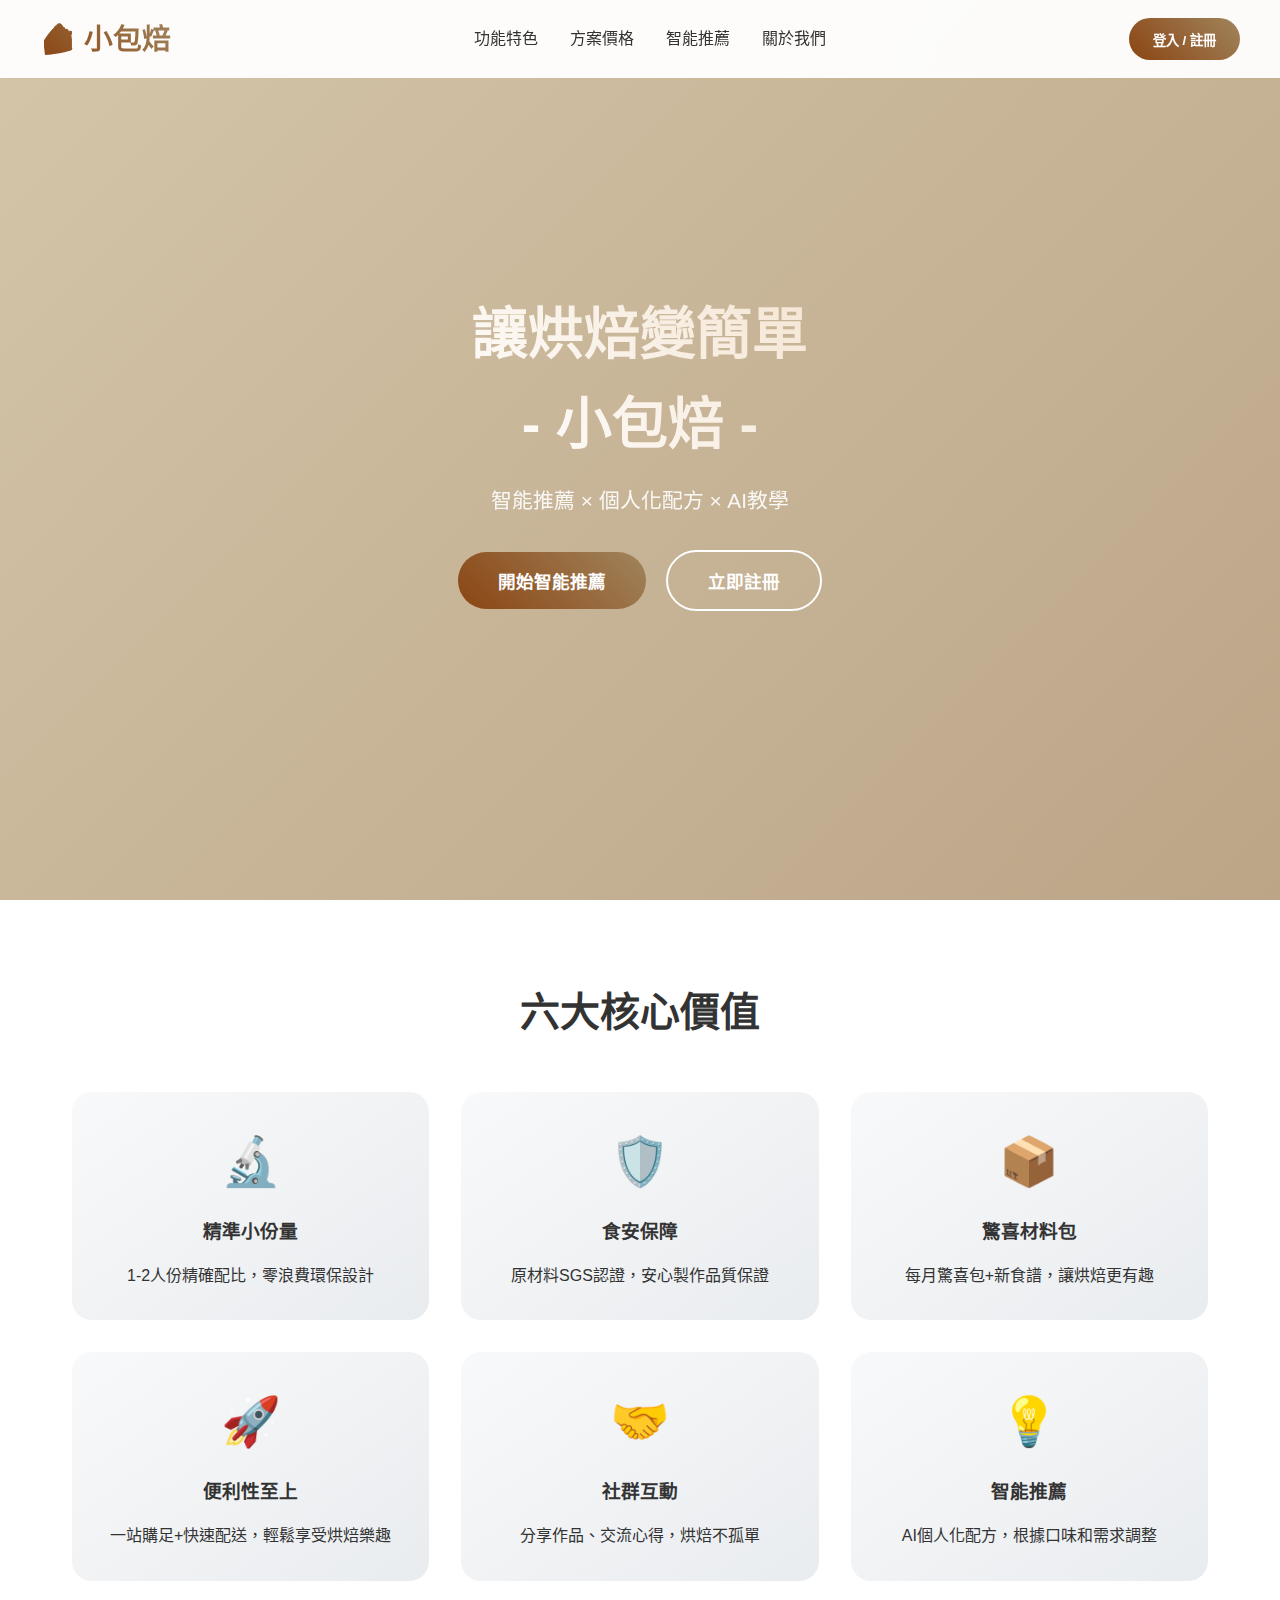
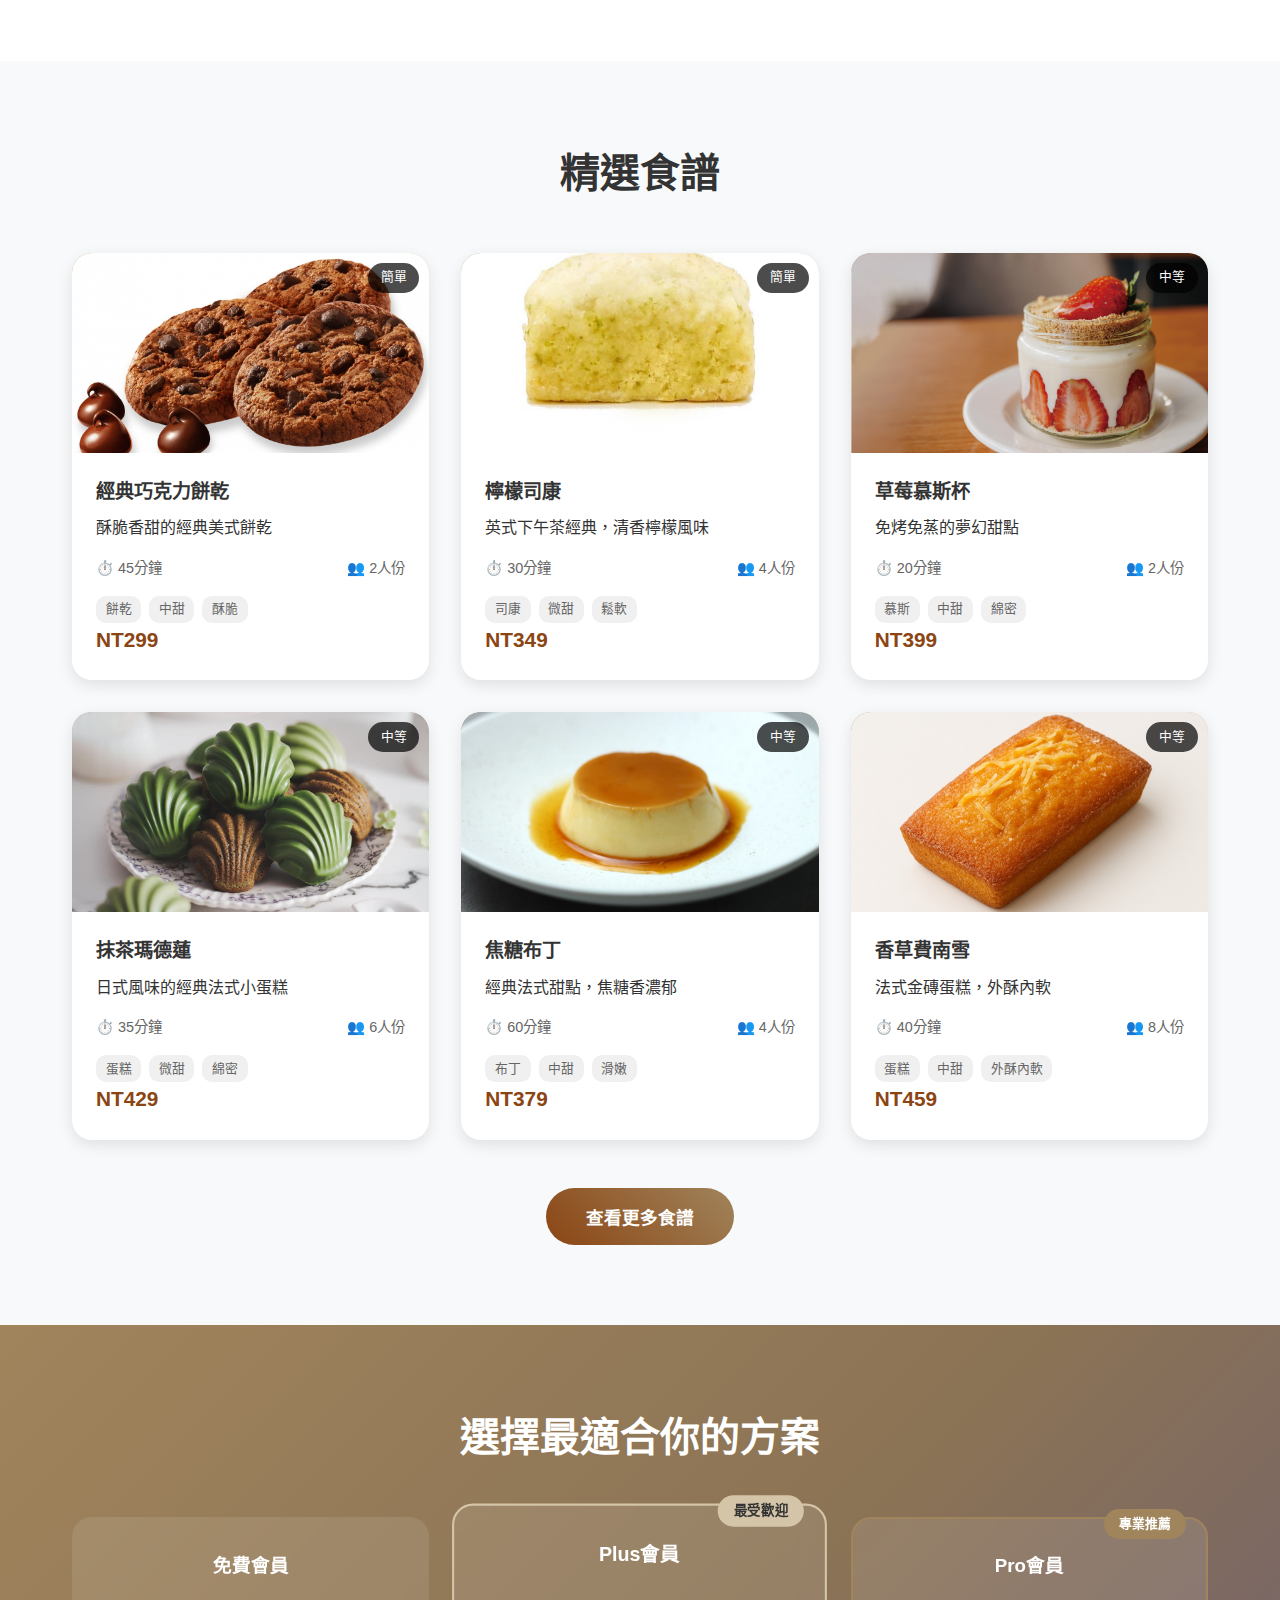
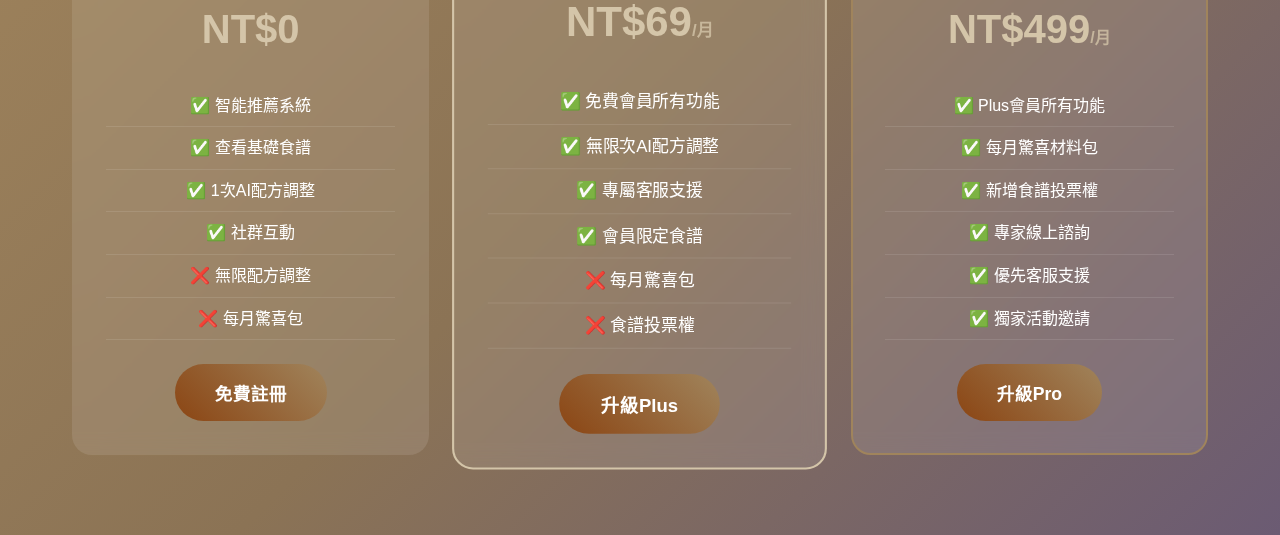
<file: index.html>
<!DOCTYPE html>
<html lang="zh-TW">
<head>
    <meta charset="UTF-8">
    <meta name="viewport" content="width=device-width, initial-scale=1.0">
    <title>小包焙 - 智能甜點DIY平台</title>
    <link rel="stylesheet" href="styles.css">
</head>
<body>
    <!-- Header -->
    <header class="header">
        <nav class="nav">
            <div class="logo">🍰 小包焙</div>
            <ul class="nav-links">
                <li><a href="#features">功能特色</a></li>
                <li><a href="#pricing">方案價格</a></li>
                <li><a href="recommendation.html">智能推薦</a></li>
                <li><a href="#about">關於我們</a></li>
            </ul>
            <div class="user-actions">
                <div id="userInfo" class="user-info" style="display: none;">
                    <span id="userName"></span>
                    <span id="userPlan" class="user-plan"></span>
                    <button class="logout-btn" onclick="logout()">登出</button>
                </div>
                <button id="loginBtn" class="login-btn" onclick="openModal('loginModal')">登入 / 註冊</button>
            </div>
        </nav>
    </header>

    <!-- Hero Section -->
    <section class="hero">
        <div class="hero-content">
            <h1>讓烘焙變簡單<br>- 小包焙 -</h1>
            <p>智能推薦 × 個人化配方 × AI教學<br></p>
            <button class="cta-button" onclick="window.location.href='recommendation.html'">開始智能推薦</button>
            <button class="cta-button secondary" onclick="openModal('registerModal')">立即註冊</button>
        </div>
    </section>

    <!-- Features Section -->
    <section class="features" id="features">
        <div class="container">
            <h2 class="section-title">六大核心價值</h2>
            <div class="features-grid">
                
                <div class="feature-card">
                    <div class="feature-icon">🔬</div>
                    <h3>精準小份量</h3>
                    <p>1-2人份精確配比，零浪費環保設計</p>
                </div>
                <div class="feature-card">
                    <div class="feature-icon">🛡️</div>
                    <h3>食安保障</h3>
                    <p>原材料SGS認證，安心製作品質保證</p>
                </div>
                <div class="feature-card">
                    <div class="feature-icon">📦</div>
                    <h3>驚喜材料包</h3>
                    <p>每月驚喜包+新食譜，讓烘焙更有趣</p>
                </div>
                <div class="feature-card">
                    <div class="feature-icon">🚀</div>
                    <h3>便利性至上</h3>
                    <p>一站購足+快速配送，輕鬆享受烘焙樂趣</p>
                </div>
                <div class="feature-card">
                    <div class="feature-icon">🤝</div>
                    <h3>社群互動</h3>
                    <p>分享作品、交流心得，烘焙不孤單</p>
            </div>
                <div class="feature-card">
                    <div class="feature-icon">💡</div>
                    <h3>智能推薦</h3>
                    <p>AI個人化配方，根據口味和需求調整</p>
                </div>
        </div>
    </section>

    <!-- Recipe Preview -->
    <section class="recipe-preview">
        <div class="container">
            <h2 class="section-title">精選食譜</h2>
            <div id="recipeGrid" class="recipe-grid">
                <!-- Recipes will be loaded by JavaScript -->
            </div>
            <div class="text-center">
                <button class="cta-button" onclick="window.location.href='recommendation.html'">
                    查看更多食譜
                </button>
            </div>
        </div>
    </section>

    <!-- Pricing Section -->
    <section class="pricing" id="pricing">
        <div class="container">
            <h2 class="section-title">選擇最適合你的方案</h2>
            <div class="pricing-grid">
                <div class="pricing-card">
                    <h3>免費會員</h3>
                    <div class="price">NT$0</div>
                    <ul class="pricing-features">
                        <li>✅ 智能推薦系統</li>
                        <li>✅ 查看基礎食譜</li>
                        <li>✅ 1次AI配方調整</li>
                        <li>✅ 社群互動</li>
                        <li>❌ 無限配方調整</li>
                        <li>❌ 每月驚喜包</li>
                    </ul>
                    <button class="cta-button" onclick="openModal('registerModal')">免費註冊</button>
                </div>
                <div class="pricing-card popular">
                    <h3>Plus會員</h3>
                    <div class="price">NT$69<span>/月</span></div>
                    <ul class="pricing-features">
                        <li>✅ 免費會員所有功能</li>
                        <li>✅ 無限次AI配方調整</li>
                        <li>✅ 專屬客服支援</li>
                        <li>✅ 會員限定食譜</li>
                        <li>❌ 每月驚喜包</li>
                        <li>❌ 食譜投票權</li>
                    </ul>
                    <button class="cta-button" onclick="upgradePlan('plus')">升級Plus</button>
                </div>
                <div class="pricing-card premium">
                    <h3>Pro會員</h3>
                    <div class="price">NT$499<span>/月</span></div>
                    <ul class="pricing-features">
                        <li>✅ Plus會員所有功能</li>
                        <li>✅ 每月驚喜材料包</li>
                        <li>✅ 新增食譜投票權</li>
                        <li>✅ 專家線上諮詢</li>
                        <li>✅ 優先客服支援</li>
                        <li>✅ 獨家活動邀請</li>
                    </ul>
                    <button class="cta-button" onclick="upgradePlan('pro')">升級Pro</button>
                </div>
            </div>
        </div>
    </section>

    <!-- Login Modal -->
    <div id="loginModal" class="modal">
        <div class="modal-content">
            <span class="close" onclick="closeModal('loginModal')">&times;</span>
            <h2>會員登入</h2>
            <form id="loginForm">
                <div class="form-group">
                    <label for="email">電子郵件</label>
                    <input type="email" id="email" required>
                </div>
                <div class="form-group">
                    <label for="password">密碼</label>
                    <input type="password" id="password" required>
                </div>
                <button type="submit" class="cta-button full-width">登入</button>
            </form>
            <p class="text-center">
                還沒有帳號？<a href="#" onclick="closeModal('loginModal'); openModal('registerModal');">立即註冊</a>
            </p>
        </div>
    </div>

    <!-- Register Modal -->
    <div id="registerModal" class="modal">
        <div class="modal-content">
            <span class="close" onclick="closeModal('registerModal')">&times;</span>
            <h2>會員註冊</h2>
            <form id="registerForm">
                <div class="form-group">
                    <label for="regName">姓名</label>
                    <input type="text" id="regName" required>
                </div>
                <div class="form-group">
                    <label for="regEmail">電子郵件</label>
                    <input type="email" id="regEmail" required>
                </div>
                <div class="form-group">
                    <label for="regPassword">密碼</label>
                    <input type="password" id="regPassword" required>
                </div>
                <div class="form-group">
                    <label for="experience">烘焙經驗</label>
                    <select id="experience">
                        <option value="beginner">完全新手</option>
                        <option value="some">略有經驗</option>
                        <option value="intermediate">有一定基礎</option>
                        <option value="advanced">資深愛好者</option>
                    </select>
                </div>
                <button type="submit" class="cta-button full-width">註冊</button>
            </form>
        </div>
    </div>

    <!-- Recipe Detail Modal -->
    <div id="recipeModal" class="modal">
        <div class="modal-content large">
            <span class="close" onclick="closeModal('recipeModal')">&times;</span>
            <div id="recipeContent"></div>
        </div>
    </div>

    <script src="script.js"></script>
</body>
</html>
</file>
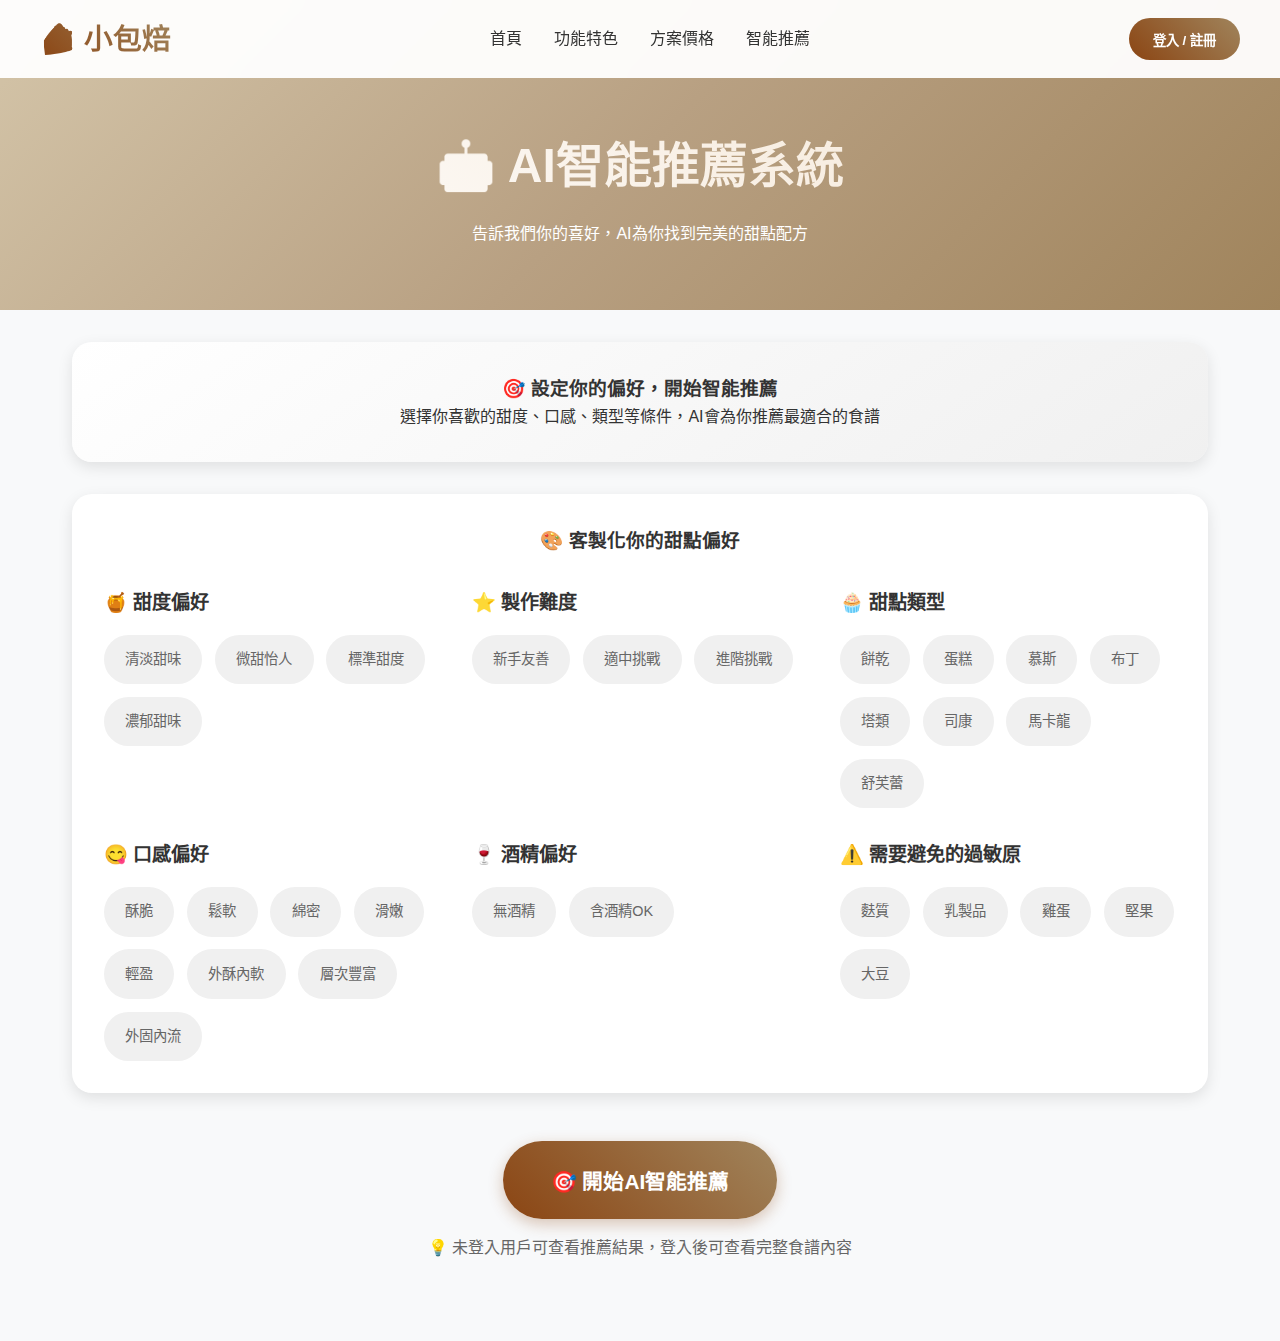
<file: recommendation.html>
<!DOCTYPE html>
<html lang="zh-TW">
<head>
    <meta charset="UTF-8">
    <meta name="viewport" content="width=device-width, initial-scale=1.0">
    <title>智能推薦系統 - 小包焙</title>
    <link rel="stylesheet" href="styles.css">
    <style>
        .recommendation-hero {
            background: linear-gradient(135deg, #d4c5a9 0%, #b8a082 50%, #a0845c 100%);
            padding: 8rem 2rem 4rem;
            text-align: center;
            color: white;
        }

        .recommendation-hero h1 {
            font-size: 3rem;
            margin-bottom: 1rem;
            background: linear-gradient(45deg, #fff, #f4e5d3);
            -webkit-background-clip: text;
            -webkit-text-fill-color: transparent;
            background-clip: text;
        }

        .main-content {
            background: #f8f9fa;
            min-height: 100vh;
            padding: 2rem 0;
        }

        .filter-container {
            max-width: 1200px;
            margin: 0 auto;
            padding: 0 2rem;
        }

        .ai-status {
            background: linear-gradient(145deg, #fff, #f0f0f0);
            padding: 2rem;
            border-radius: 20px;
            margin-bottom: 2rem;
            text-align: center;
            box-shadow: 0 5px 15px rgba(0, 0, 0, 0.1);
        }

        .ai-status.processing {
            background: linear-gradient(145deg, #8b4513, #a0845c);
            color: white;
            animation: pulse 2s infinite;
        }

        .progress-bar {
            width: 100%;
            height: 8px;
            background: #e0e0e0;
            border-radius: 4px;
            overflow: hidden;
            margin: 1rem 0;
        }

        .progress-fill {
            height: 100%;
            background: linear-gradient(45deg, #8b4513, #a0845c);
            width: 0%;
            transition: width 0.5s ease;
        }

        .filter-section {
            background: white;
            padding: 2rem;
            border-radius: 20px;
            margin-bottom: 2rem;
            box-shadow: 0 5px 15px rgba(0, 0, 0, 0.1);
        }

        .filter-grid {
            display: grid;
            grid-template-columns: repeat(auto-fit, minmax(300px, 1fr));
            gap: 2rem;
        }

        .filter-group h4 {
            color: #333;
            margin-bottom: 1rem;
            font-size: 1.2rem;
            display: flex;
            align-items: center;
            gap: 0.5rem;
        }

        .option-tags {
            display: flex;
            flex-wrap: wrap;
            gap: 0.8rem;
        }

        .option-tag {
            background: #f0f0f0;
            color: #666;
            padding: 0.7rem 1.2rem;
            border-radius: 25px;
            cursor: pointer;
            transition: all 0.3s ease;
            font-size: 0.9rem;
            border: 2px solid transparent;
            position: relative;
            overflow: hidden;
        }

        .option-tag::before {
            content: '';
            position: absolute;
            top: 0;
            left: -100%;
            width: 100%;
            height: 100%;
            background: linear-gradient(45deg, #ff6b6b, #ffd93d);
            transition: left 0.3s ease;
            z-index: -1;
        }

        .option-tag:hover {
            background: #e0e0e0;
            transform: translateY(-2px);
        }

        .option-tag.selected {
            background: #ff6b6b;
            color: white;
            border-color: #ff6b6b;
            transform: translateY(-2px);
        }

        .option-tag.selected::before {
            left: 0;
        }

        .option-tag.allergen.selected {
            background: #dc3545;
            border-color: #dc3545;
        }

        .option-tag.alcohol.selected {
            background: #6f42c1;
            border-color: #6f42c1;
        }

        .generate-section {
            text-align: center;
            margin: 3rem 0;
        }

        .generate-btn {
            background: linear-gradient(45deg, #8b4513, #a0845c);
            color: white;
            padding: 1.5rem 3rem;
            border: none;
            border-radius: 50px;
            font-size: 1.3rem;
            font-weight: 600;
            cursor: pointer;
            transition: all 0.3s ease;
            box-shadow: 0 5px 15px rgba(139, 69, 19, 0.3);
        }

        .generate-btn:hover {
            transform: translateY(-3px);
            box-shadow: 0 15px 35px rgba(139, 69, 19, 0.4);
        }

        .generate-btn:disabled {
            background: #ccc;
            cursor: not-allowed;
            transform: none;
            box-shadow: none;
        }

        .results-section {
            display: none;
            margin-top: 3rem;
        }

        .results-header {
            text-align: center;
            margin-bottom: 2rem;
        }

        .results-stats {
            display: flex;
            justify-content: center;
            gap: 2rem;
            margin-bottom: 2rem;
            flex-wrap: wrap;
        }

        .stat-item {
            background: white;
            padding: 1rem 2rem;
            border-radius: 15px;
            text-align: center;
            box-shadow: 0 3px 10px rgba(0, 0, 0, 0.1);
        }

        .stat-value {
            font-size: 2rem;
            font-weight: bold;
            color: #8b4513;
        }

        .stat-label {
            font-size: 0.9rem;
            color: #666;
        }

        .no-results {
            text-align: center;
            padding: 3rem;
            background: white;
            border-radius: 20px;
            color: #666;
        }

        .filter-summary {
            background: linear-gradient(145deg, #e3f2fd, #f3e5f5);
            padding: 1.5rem;
            border-radius: 15px;
            margin-bottom: 2rem;
        }

        .filter-summary h4 {
            color: #333;
            margin-bottom: 1rem;
        }

        .selected-filters {
            display: flex;
            flex-wrap: wrap;
            gap: 0.5rem;
        }

        .selected-filter {
            background: #8b4513;
            color: white;
            padding: 0.3rem 0.8rem;
            border-radius: 15px;
            font-size: 0.8rem;
            display: flex;
            align-items: center;
            gap: 0.3rem;
        }

        .remove-filter {
            cursor: pointer;
            font-weight: bold;
        }

        @media (max-width: 768px) {
            .recommendation-hero h1 {
                font-size: 2rem;
            }
            
            .filter-grid {
                grid-template-columns: 1fr;
            }
            
            .results-stats {
                flex-direction: column;
                align-items: center;
            }
        }
    </style>
</head>
<body>
    <!-- Header -->
    <header class="header">
        <nav class="nav">
            <div class="logo">🍰 小包焙</div>
            <ul class="nav-links">
                <li><a href="index.html">首頁</a></li>
                <li><a href="#features">功能特色</a></li>
                <li><a href="#pricing">方案價格</a></li>
                <li><a href="recommendation.html">智能推薦</a></li>
            </ul>
            <div class="user-actions">
                <div id="userInfo" class="user-info" style="display: none;">
                    <span id="userName"></span>
                    <span id="userPlan" class="user-plan"></span>
                    <button class="logout-btn" onclick="logout()">登出</button>
                </div>
                <button id="loginBtn" class="login-btn" onclick="openModal('loginModal')">登入 / 註冊</button>
            </div>
        </nav>
    </header>

    <!-- Hero Section -->
    <section class="recommendation-hero">
        <h1>🤖 AI智能推薦系統</h1>
        <p>告訴我們你的喜好，AI為你找到完美的甜點配方</p>
    </section>

    <!-- Main Content -->
    <main class="main-content">
        <div class="filter-container">
            <!-- AI Status -->
            <div id="aiStatus" class="ai-status">
                <h3>🎯 設定你的偏好，開始智能推薦</h3>
                <p>選擇你喜歡的甜度、口感、類型等條件，AI會為你推薦最適合的食譜</p>
                <div class="progress-bar" style="display: none;">
                    <div class="progress-fill" id="progressFill"></div>
                </div>
            </div>

            <!-- Filter Summary -->
            <div id="filterSummary" class="filter-summary" style="display: none;">
                <h4>📋 已選擇的條件</h4>
                <div class="selected-filters" id="selectedFilters"></div>
            </div>

            <!-- Filters -->
            <div class="filter-section">
                <h3 style="text-align: center; margin-bottom: 2rem; color: #333;">🎨 客製化你的甜點偏好</h3>
                <div class="filter-grid">
                    <!-- 甜度 -->
                    <div class="filter-group">
                        <h4>🍯 甜度偏好</h4>
                        <div class="option-tags">
                            <div class="option-tag" data-filter="sweetness" data-value="清淡">清淡甜味</div>
                            <div class="option-tag" data-filter="sweetness" data-value="微甜">微甜怡人</div>
                            <div class="option-tag" data-filter="sweetness" data-value="中甜">標準甜度</div>
                            <div class="option-tag" data-filter="sweetness" data-value="高甜">濃郁甜味</div>
                        </div>
                    </div>

                    <!-- 難度 -->
                    <div class="filter-group">
                        <h4>⭐ 製作難度</h4>
                        <div class="option-tags">
                            <div class="option-tag" data-filter="difficulty" data-value="簡單">新手友善</div>
                            <div class="option-tag" data-filter="difficulty" data-value="中等">適中挑戰</div>
                            <div class="option-tag" data-filter="difficulty" data-value="困難">進階挑戰</div>
                        </div>
                    </div>

                    <!-- 類型 -->
                    <div class="filter-group">
                        <h4>🧁 甜點類型</h4>
                        <div class="option-tags">
                            <div class="option-tag" data-filter="category" data-value="餅乾">餅乾</div>
                            <div class="option-tag" data-filter="category" data-value="蛋糕">蛋糕</div>
                            <div class="option-tag" data-filter="category" data-value="慕斯">慕斯</div>
                            <div class="option-tag" data-filter="category" data-value="布丁">布丁</div>
                            <div class="option-tag" data-filter="category" data-value="塔">塔類</div>
                            <div class="option-tag" data-filter="category" data-value="司康">司康</div>
                            <div class="option-tag" data-filter="category" data-value="馬卡龍">馬卡龍</div>
                            <div class="option-tag" data-filter="category" data-value="舒芙蕾">舒芙蕾</div>
                        </div>
                    </div>

                    <!-- 口感 -->
                    <div class="filter-group">
                        <h4>😋 口感偏好</h4>
                        <div class="option-tags">
                            <div class="option-tag" data-filter="texture" data-value="酥脆">酥脆</div>
                            <div class="option-tag" data-filter="texture" data-value="鬆軟">鬆軟</div>
                            <div class="option-tag" data-filter="texture" data-value="綿密">綿密</div>
                            <div class="option-tag" data-filter="texture" data-value="滑嫩">滑嫩</div>
                            <div class="option-tag" data-filter="texture" data-value="輕盈">輕盈</div>
                            <div class="option-tag" data-filter="texture" data-value="外酥內軟">外酥內軟</div>
                            <div class="option-tag" data-filter="texture" data-value="層次豐富">層次豐富</div>
                            <div class="option-tag" data-filter="texture" data-value="外固內流">外固內流</div>
                        </div>
                    </div>

                    <!-- 酒精 -->
                    <div class="filter-group">
                        <h4>🍷 酒精偏好</h4>
                        <div class="option-tags">
                            <div class="option-tag alcohol" data-filter="alcohol" data-value="false">無酒精</div>
                            <div class="option-tag alcohol" data-filter="alcohol" data-value="true">含酒精OK</div>
                        </div>
                    </div>

                    <!-- 過敏原 -->
                    <div class="filter-group">
                        <h4>⚠️ 需要避免的過敏原</h4>
                        <div class="option-tags">
                            <div class="option-tag allergen" data-filter="allergens" data-value="麩質">麩質</div>
                            <div class="option-tag allergen" data-filter="allergens" data-value="乳製品">乳製品</div>
                            <div class="option-tag allergen" data-filter="allergens" data-value="蛋">雞蛋</div>
                            <div class="option-tag allergen" data-filter="allergens" data-value="堅果">堅果</div>
                            <div class="option-tag allergen" data-filter="allergens" data-value="大豆">大豆</div>
                        </div>
                    </div>
                </div>
            </div>

            <!-- Generate Button -->
            <div class="generate-section">
                <button id="generateBtn" class="generate-btn" onclick="generateRecommendations()">
                    🎯 開始AI智能推薦
                </button>
                <p style="margin-top: 1rem; color: #666;">
                    💡 未登入用戶可查看推薦結果，登入後可查看完整食譜內容
                </p>
            </div>

            <!-- Results Section -->
            <div id="resultsSection" class="results-section">
                <div class="results-header">
                    <h2>🌟 AI為你推薦</h2>
                    <p>基於你的偏好，以下是最適合的甜點配方</p>
                </div>

                <div class="results-stats">
                    <div class="stat-item">
                        <div class="stat-value" id="totalResults">0</div>
                        <div class="stat-label">找到配方</div>
                    </div>
                    <div class="stat-item">
                        <div class="stat-value" id="avgTime">0</div>
                        <div class="stat-label">平均時間(分鐘)</div>
                    </div>
                    <div class="stat-item">
                        <div class="stat-value" id="avgPrice">0</div>
                        <div class="stat-label">平均價格(元)</div>
                    </div>
                </div>

                <div id="recommendationResults" class="recipe-grid">
                    <!-- Results will be inserted here -->
                </div>

                <div id="noResults" class="no-results" style="display: none;">
                    <h3>😅 找不到符合條件的食譜</h3>
                    <p>試試調整一下條件，或者告訴我們你想要的食譜類型，我們會優先開發！</p>
                    <button class="cta-button" onclick="resetFilters()">重新設定條件</button>
                </div>
            </div>
        </div>
    </main>

    <!-- Modals (same as main page) -->
    <div id="loginModal" class="modal">
        <div class="modal-content">
            <span class="close" onclick="closeModal('loginModal')">&times;</span>
            <h2>會員登入</h2>
            <form id="loginForm">
                <div class="form-group">
                    <label for="email">電子郵件</label>
                    <input type="email" id="email" required>
                </div>
                <div class="form-group">
                    <label for="password">密碼</label>
                    <input type="password" id="password" required>
                </div>
                <button type="submit" class="cta-button full-width">登入</button>
            </form>
            <p class="text-center">
                還沒有帳號？<a href="#" onclick="closeModal('loginModal'); openModal('registerModal');">立即註冊</a>
            </p>
        </div>
    </div>

    <div id="registerModal" class="modal">
        <div class="modal-content">
            <span class="close" onclick="closeModal('registerModal')">&times;</span>
            <h2>會員註冊</h2>
            <form id="registerForm">
                <div class="form-group">
                    <label for="regName">姓名</label>
                    <input type="text" id="regName" required>
                </div>
                <div class="form-group">
                    <label for="regEmail">電子郵件</label>
                    <input type="email" id="regEmail" required>
                </div>
                <div class="form-group">
                    <label for="regPassword">密碼</label>
                    <input type="password" id="regPassword" required>
                </div>
                <div class="form-group">
                    <label for="experience">烘焙經驗</label>
                    <select id="experience">
                        <option value="beginner">完全新手</option>
                        <option value="some">略有經驗</option>
                        <option value="intermediate">有一定基礎</option>
                        <option value="advanced">資深愛好者</option>
                    </select>
                </div>
                <button type="submit" class="cta-button full-width">註冊</button>
            </form>
        </div>
    </div>

    <!-- Recipe Detail Modal -->
    <div id="recipeModal" class="modal">
        <div class="modal-content large">
            <span class="close" onclick="closeModal('recipeModal')">&times;</span>
            <div id="recipeContent"></div>
        </div>
    </div>

    <script src="script.js"></script>
    <script src="recommendation.js"></script>
</body>
</html>
</file>
<file: styles.css>
/* Reset and Base Styles */
* {
    margin: 0;
    padding: 0;
    box-sizing: border-box;
}

body {
    font-family: 'Segoe UI', Tahoma, Geneva, Verdana, sans-serif;
    background: linear-gradient(135deg, #d4c5a9 0%, #b8a082 50%, #a0845c 100%);
    color: #333;
    overflow-x: hidden;
    line-height: 1.6;
}

/* Header Styles */
.header {
    position: fixed;
    top: 0;
    width: 100%;
    background: rgba(255, 255, 255, 0.95);
    backdrop-filter: blur(10px);
    padding: 1rem 2rem;
    z-index: 1000;
    transition: all 0.3s ease;
}

.nav {
    display: flex;
    justify-content: space-between;
    align-items: center;
    max-width: 1200px;
    margin: 0 auto;
}

.logo {
    font-size: 1.8rem;
    font-weight: bold;
    background: linear-gradient(45deg, #8b4513, #a0845c);
    -webkit-background-clip: text;
    -webkit-text-fill-color: transparent;
    background-clip: text;
}

.nav-links {
    display: flex;
    gap: 2rem;
    list-style: none;
}

.nav-links a {
    text-decoration: none;
    color: #333;
    font-weight: 500;
    transition: color 0.3s ease;
}

.nav-links a:hover {
    color: #8b4513;
}

.user-actions {
    display: flex;
    align-items: center;
    gap: 1rem;
}

.user-info {
    display: flex;
    align-items: center;
    gap: 0.5rem;
    padding: 0.5rem 1rem;
    background: rgba(255, 107, 107, 0.1);
    border-radius: 20px;
    font-size: 0.9rem;
}

.user-plan {
    background: #8b4513;
    color: white;
    padding: 0.2rem 0.8rem;
    border-radius: 15px;
    font-size: 0.8rem;
    font-weight: 600;
}

.login-btn, .logout-btn {
    background: linear-gradient(45deg, #8b4513, #a0845c);
    color: white;
    padding: 0.7rem 1.5rem;
    border: none;
    border-radius: 25px;
    cursor: pointer;
    font-weight: 600;
    transition: transform 0.3s ease;
}

.logout-btn {
    background: #666;
    padding: 0.4rem 1rem;
    font-size: 0.9rem;
}

.login-btn:hover, .logout-btn:hover {
    transform: translateY(-2px);
}

/* Hero Section */
.hero {
    height: 100vh;
    display: flex;
    align-items: center;
    justify-content: center;
    text-align: center;
    color: white;
    position: relative;
    overflow: hidden;
}

.hero-content {
    max-width: 800px;
    padding: 2rem;
    animation: fadeInUp 1s ease;
}

.hero h1 {
    font-size: 3.5rem;
    margin-bottom: 1rem;
    background: linear-gradient(45deg, #fff, #f4e5d3);
    -webkit-background-clip: text;
    -webkit-text-fill-color: transparent;
    background-clip: text;
}

.hero p {
    font-size: 1.3rem;
    margin-bottom: 2rem;
    opacity: 0.9;
}

/* Button Styles */
.cta-button {
    background: linear-gradient(45deg, #8b4513, #a0845c);
    color: white;
    padding: 1rem 2.5rem;
    border: none;
    border-radius: 50px;
    font-size: 1.1rem;
    font-weight: 600;
    cursor: pointer;
    transition: all 0.3s ease;
    margin: 0 0.5rem;
    text-decoration: none;
    display: inline-block;
}

.cta-button.secondary {
    background: transparent;
    border: 2px solid white;
    color: white;
}

.cta-button.secondary:hover {
    background: white;
    color: #333;
}

.cta-button:hover {
    transform: translateY(-3px);
    box-shadow: 0 10px 30px rgba(139, 69, 19, 0.3);
}

.cta-button.full-width {
    width: 100%;
    margin: 0;
}

/* Container and Layout */
.container {
    max-width: 1200px;
    margin: 0 auto;
    padding: 0 2rem;
}

.text-center {
    text-align: center;
}

.section-title {
    text-align: center;
    font-size: 2.5rem;
    margin-bottom: 3rem;
    color: #333;
}

/* Features Section */
.features {
    background: white;
    padding: 5rem 2rem;
}

.features-grid {
    display: grid;
    grid-template-columns: repeat(auto-fit, minmax(300px, 1fr));
    gap: 2rem;
}

.feature-card {
    background: linear-gradient(145deg, #f8f9fa, #e9ecef);
    padding: 2rem;
    border-radius: 20px;
    text-align: center;
    transition: all 0.3s ease;
    cursor: pointer;
}

.feature-card:hover {
    transform: translateY(-10px);
    box-shadow: 0 20px 40px rgba(0, 0, 0, 0.1);
}

.feature-icon {
    font-size: 3rem;
    margin-bottom: 1rem;
}

.feature-card h3 {
    color: #333;
    margin-bottom: 1rem;
}

/* Recipe Preview Section */
.recipe-preview {
    background: #f8f9fa;
    padding: 5rem 2rem;
}

.recipe-preview .section-title {
    color: #333;
}

.recipe-grid {
    display: grid;
    grid-template-columns: repeat(auto-fit, minmax(280px, 1fr));
    gap: 2rem;
    margin-bottom: 3rem;
}

.recipe-card {
    background: white;
    border-radius: 20px;
    overflow: hidden;
    box-shadow: 0 5px 15px rgba(0, 0, 0, 0.1);
    transition: all 0.3s ease;
    cursor: pointer;
    position: relative;
}

.recipe-card:hover {
    transform: translateY(-10px);
    box-shadow: 0 20px 40px rgba(0, 0, 0, 0.15);
}

.recipe-image {
    width: 100%;
    height: 200px;
    background: linear-gradient(45deg, #a0845c, #d4c5a9);
    display: flex;
    align-items: center;
    justify-content: center;
    font-size: 3rem;
    color: white;
    position: relative;
}

.recipe-difficulty {
    position: absolute;
    top: 10px;
    right: 10px;
    background: rgba(0, 0, 0, 0.7);
    color: white;
    padding: 0.3rem 0.8rem;
    border-radius: 15px;
    font-size: 0.8rem;
}

.recipe-content {
    padding: 1.5rem;
}

.recipe-card h3 {
    color: #333;
    margin-bottom: 0.5rem;
    font-size: 1.2rem;
}

.recipe-meta {
    display: flex;
    justify-content: space-between;
    align-items: center;
    margin: 1rem 0;
    font-size: 0.9rem;
    color: #666;
}

.recipe-price {
    font-size: 1.3rem;
    font-weight: bold;
    color: #8b4513;
}

.recipe-tags {
    display: flex;
    flex-wrap: wrap;
    gap: 0.5rem;
    margin-top: 1rem;
}

.recipe-tag {
    background: #f0f0f0;
    color: #666;
    padding: 0.2rem 0.6rem;
    border-radius: 10px;
    font-size: 0.8rem;
}

.login-required {
    position: absolute;
    top: 0;
    left: 0;
    right: 0;
    bottom: 0;
    background: rgba(0, 0, 0, 0.8);
    display: flex;
    align-items: center;
    justify-content: center;
    color: white;
    font-weight: 600;
    opacity: 0;
    transition: opacity 0.3s ease;
}

.recipe-card.locked:hover .login-required {
    opacity: 1;
}

/* Pricing Section */
.pricing {
    background: linear-gradient(135deg, #a0845c 0%, #8b7355 50%, #6b5b73 100%);
    padding: 5rem 2rem;
    color: white;
}

.pricing .section-title {
    color: white;
}

.pricing-grid {
    display: grid;
    grid-template-columns: repeat(auto-fit, minmax(300px, 1fr));
    gap: 2rem;
    margin-top: 3rem;
}

.pricing-card {
    background: rgba(255, 255, 255, 0.1);
    backdrop-filter: blur(10px);
    border-radius: 20px;
    padding: 2rem;
    text-align: center;
    border: 2px solid transparent;
    transition: all 0.3s ease;
    position: relative;
}

.pricing-card.popular {
    border-color: #d4c5a9;
    transform: scale(1.05);
}

.pricing-card.premium {
    border-color: #a0845c;
}

.pricing-card.popular::before {
    content: "最受歡迎";
    position: absolute;
    top: -10px;
    right: 20px;
    background: #d4c5a9;
    color: #333;
    padding: 5px 15px;
    border-radius: 15px;
    font-size: 0.8rem;
    font-weight: bold;
}

.pricing-card.premium::before {
    content: "專業推薦";
    position: absolute;
    top: -10px;
    right: 20px;
    background: #a0845c;
    color: white;
    padding: 5px 15px;
    border-radius: 15px;
    font-size: 0.8rem;
    font-weight: bold;
}

.pricing-card:hover {
    transform: translateY(-10px);
    border-color: #8b4513;
}

.pricing-card.popular:hover {
    transform: scale(1.05) translateY(-10px);
}

.price {
    font-size: 2.5rem;
    font-weight: bold;
    margin: 1rem 0;
    color: #d4c5a9;
}

.price span {
    font-size: 1rem;
    opacity: 0.8;
}

.pricing-features {
    list-style: none;
    margin: 1.5rem 0;
}

.pricing-features li {
    padding: 0.5rem 0;
    border-bottom: 1px solid rgba(255, 255, 255, 0.1);
}

/* Modal Styles */
.modal {
    display: none;
    position: fixed;
    z-index: 2000;
    left: 0;
    top: 0;
    width: 100%;
    height: 100%;
    background-color: rgba(0, 0, 0, 0.5);
    backdrop-filter: blur(5px);
}

.modal-content {
    background: white;
    margin: 5% auto;
    padding: 2rem;
    border-radius: 20px;
    width: 90%;
    max-width: 500px;
    position: relative;
    animation: slideIn 0.3s ease;
    max-height: 80vh;
    overflow-y: auto;
}

.modal-content.large {
    max-width: 900px;
    width: 95%;
}

.close {
    position: absolute;
    right: 1rem;
    top: 1rem;
    font-size: 2rem;
    cursor: pointer;
    color: #999;
    z-index: 1;
}

.close:hover {
    color: #8b4513;
}

/* Form Styles */
.form-group {
    margin-bottom: 1.5rem;
}

.form-group label {
    display: block;
    margin-bottom: 0.5rem;
    font-weight: 600;
    color: #333;
}

.form-group input, 
.form-group select, 
.form-group textarea {
    width: 100%;
    padding: 1rem;
    border: 2px solid #e0e0e0;
    border-radius: 10px;
    font-size: 1rem;
    transition: border-color 0.3s ease;
    font-family: inherit;
}

.form-group input:focus, 
.form-group select:focus, 
.form-group textarea:focus {
    outline: none;
    border-color: #8b4513;
}

.form-row {
    display: grid;
    grid-template-columns: 1fr 1fr;
    gap: 1rem;
}

/* Filter and Selection Styles */
.filter-section {
    background: white;
    padding: 2rem;
    border-radius: 20px;
    margin-bottom: 2rem;
    box-shadow: 0 5px 15px rgba(0, 0, 0, 0.1);
}

.filter-grid {
    display: grid;
    grid-template-columns: repeat(auto-fit, minmax(250px, 1fr));
    gap: 2rem;
}

.filter-group h4 {
    color: #333;
    margin-bottom: 1rem;
    font-size: 1.1rem;
}

.option-tags {
    display: flex;
    flex-wrap: wrap;
    gap: 0.5rem;
}

.option-tag {
    background: #f0f0f0;
    color: #666;
    padding: 0.5rem 1rem;
    border-radius: 20px;
    cursor: pointer;
    transition: all 0.3s ease;
    font-size: 0.9rem;
    border: 2px solid transparent;
}

.option-tag:hover {
    background: #e0e0e0;
}

.option-tag.selected {
    background: #ff6b6b;
    color: white;
    border-color: #ff6b6b;
}

.option-tag.allergen.selected {
    background: #e17055;
    border-color: #e17055;
}

/* Recipe Detail Styles */
.recipe-detail {
    display: grid;
    grid-template-columns: 1fr 1fr;
    gap: 2rem;
}

.recipe-detail-image {
    width: 100%;
    height: 300px;
    background: linear-gradient(45deg, #a0845c, #d4c5a9);
    border-radius: 15px;
    display: flex;
    align-items: center;
    justify-content: center;
    font-size: 4rem;
    color: white;
}

.recipe-detail-info h2 {
    color: #333;
    margin-bottom: 1rem;
}

.recipe-detail-meta {
    display: grid;
    grid-template-columns: repeat(3, 1fr);
    gap: 1rem;
    margin: 1rem 0;
}

.meta-item {
    text-align: center;
    padding: 1rem;
    background: #f8f9fa;
    border-radius: 10px;
}

.meta-item .meta-value {
    font-size: 1.5rem;
    font-weight: bold;
    color: #8b4513;
}

.meta-item .meta-label {
    font-size: 0.9rem;
    color: #666;
}

.recipe-ingredients, .recipe-instructions {
    margin: 2rem 0;
}

.recipe-ingredients h3, .recipe-instructions h3 {
    color: #333;
    margin-bottom: 1rem;
    border-bottom: 2px solid #8b4513;
    padding-bottom: 0.5rem;
}

.ingredients-list {
    list-style: none;
}

.ingredients-list li {
    padding: 0.5rem 0;
    border-bottom: 1px solid #f0f0f0;
    display: flex;
    justify-content: space-between;
}

.instructions-list {
    list-style: none;
    counter-reset: step-counter;
}

.instructions-list li {
    counter-increment: step-counter;
    padding: 1rem 0;
    border-bottom: 1px solid #f0f0f0;
    position: relative;
    padding-left: 3rem;
}

.instructions-list li::before {
    content: counter(step-counter);
    position: absolute;
    left: 0;
    top: 1rem;
    background: #8b4513;
    color: white;
    width: 2rem;
    height: 2rem;
    border-radius: 50%;
    display: flex;
    align-items: center;
    justify-content: center;
    font-weight: bold;
    font-size: 0.9rem;
}

/* AI Adjustment Section */
.ai-adjustment {
    background: linear-gradient(145deg, #f8f9fa, #e9ecef);
    padding: 1.5rem;
    border-radius: 15px;
    margin: 2rem 0;
}

.ai-adjustment h4 {
    color: #333;
    margin-bottom: 1rem;
    display: flex;
    align-items: center;
    gap: 0.5rem;
}

.adjustment-controls {
    display: grid;
    grid-template-columns: repeat(auto-fit, minmax(200px, 1fr));
    gap: 1rem;
    margin-bottom: 1rem;
}

.adjustment-item {
    display: flex;
    flex-direction: column;
    gap: 0.5rem;
}

.adjustment-item label {
    font-size: 0.9rem;
    font-weight: 600;
    color: #666;
}

.adjustment-slider {
    -webkit-appearance: none;
    width: 100%;
    height: 6px;
    border-radius: 3px;
    background: #ddd;
    outline: none;
}

.adjustment-slider::-webkit-slider-thumb {
    -webkit-appearance: none;
    appearance: none;
    width: 20px;
    height: 20px;
    border-radius: 50%;
    background: #8b4513;
    cursor: pointer;
}

.adjustment-value {
    text-align: center;
    font-weight: bold;
    color: #8b4513;
}

.usage-limit {
    background: #fff3cd;
    color: #856404;
    padding: 1rem;
    border-radius: 10px;
    border-left: 4px solid #ffc107;
    margin-top: 1rem;
}

/* Animations */
@keyframes fadeInUp {
    from {
        opacity: 0;
        transform: translateY(50px);
    }
    to {
        opacity: 1;
        transform: translateY(0);
    }
}

@keyframes slideIn {
    from {
        opacity: 0;
        transform: translateY(-50px);
    }
    to {
        opacity: 1;
        transform: translateY(0);
    }
}

@keyframes pulse {
    0% { transform: scale(1); }
    50% { transform: scale(1.05); }
    100% { transform: scale(1); }
}

.pulse {
    animation: pulse 2s infinite;
}

/* Responsive Design */
@media (max-width: 768px) {
    .hero h1 {
        font-size: 2.5rem;
    }
    
    .nav-links {
        display: none;
    }
    
    .pricing-grid {
        grid-template-columns: 1fr;
    }
    
    .pricing-card.popular {
        transform: none;
    }
    
    .recipe-detail {
        grid-template-columns: 1fr;
    }
    
    .form-row {
        grid-template-columns: 1fr;
    }
    
    .filter-grid {
        grid-template-columns: 1fr;
    }
    
    .adjustment-controls {
        grid-template-columns: 1fr;
    }
    
    .modal-content {
        margin: 2% auto;
        width: 95%;
        max-height: 95vh;
    }
    
    .cta-button {
        margin: 0.5rem 0;
        display: block;
        width: 100%;
    }
}
</file>
